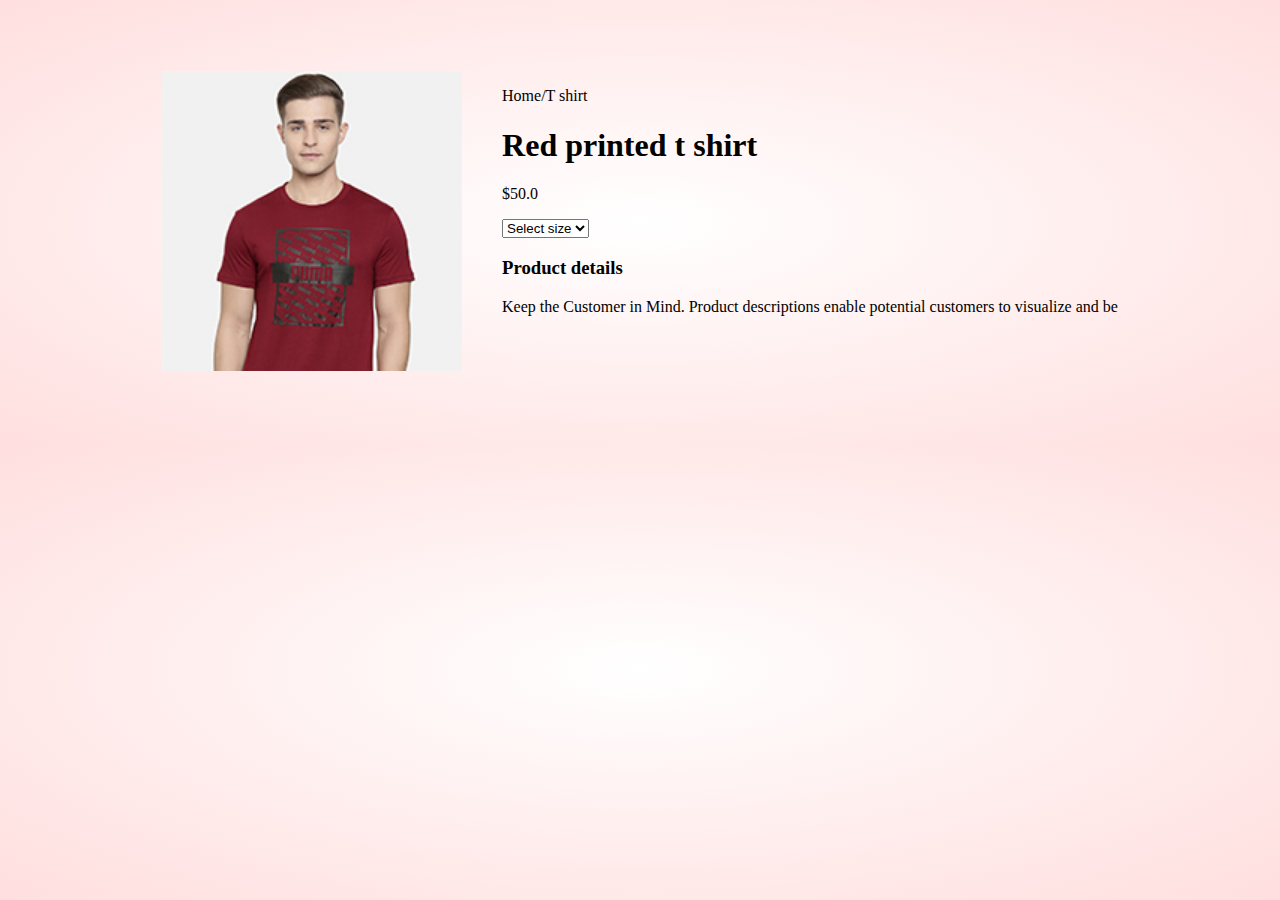
<file: desc.html>
<!DOCTYPE html>
<html lang="en">
<head>
    <meta charset="UTF-8">
    <meta name="viewport" content="width=device-width, initial-scale=1.0">
    <title>Document</title>
    <style>
        .product{
            display: flex;
            flex-basis: 50%;
            justify-content: center;
            gap: 40px;
            padding: 5%;
        }
        body{
            background: radial-gradient(#fff,#ffdfdf);
        }
    </style>
</head>
<body>
    <div class="product">
        <div class="img1">
            <img src="./images/buy-1.jpg" alt="" height="300px">
        </div>
        <div class="desc">
            <p>Home/T shirt</p>
            <h1>Red printed t shirt</h1>
            <p>$50.0</p>
            <select name="size" value="select" id="">
                <option value="">Select size</option>
                <option value="size">XL</option>
                <option value="size">XXL</option>
                <option value="size">M</option>
            </select>
            <h3>Product details</h3>
            <p>Keep the Customer in Mind. Product descriptions enable potential customers to visualize and be</p>
        </div>
    </div>
</body>
</html>
</file>
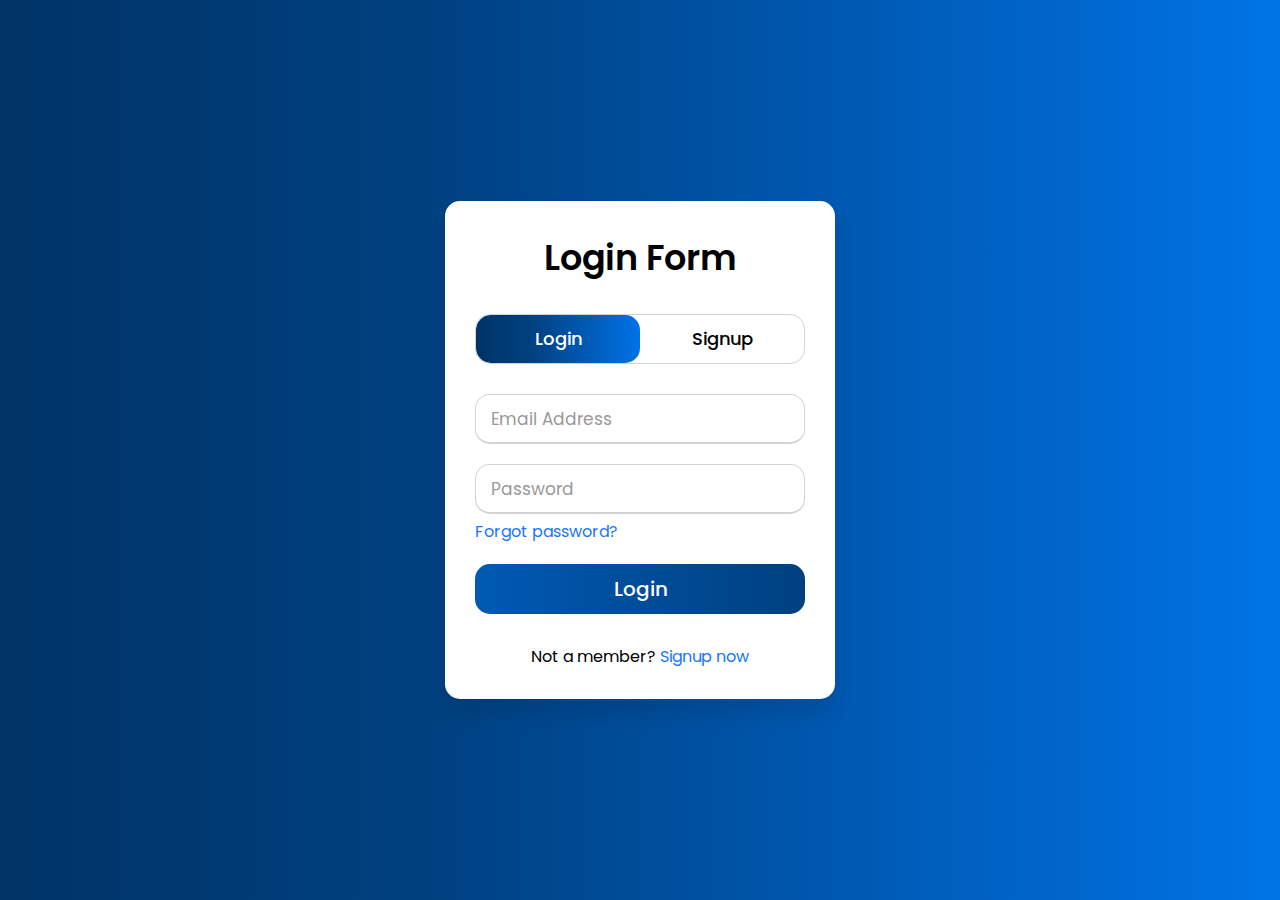
<file: signIn.html>
<!DOCTYPE html>
<html lang="en">
<head>
    <meta charset="UTF-8">
    <meta name="viewport" content="width=device-width, initial-scale=1.0">
    <title>Document</title>
    <style>
         @import url('https://fonts.googleapis.com/css?family=Poppins:400,500,600,700&display=swap');
*{
  margin: 0;
  padding: 0;
  box-sizing: border-box;
  font-family: 'Poppins', sans-serif;
}
html,body{
  display: grid;
  height: 100%;
  width: 100%;
  place-items: center;
  background: -webkit-linear-gradient(left, #003366,#004080,#0059b3
, #0073e6);
}
::selection{
  background: #1a75ff;
  color: #fff;
}
.wrapper{
  overflow: hidden;
  max-width: 390px;
  background: #fff;
  padding: 30px;
  border-radius: 15px;
  box-shadow: 0px 15px 20px rgba(0,0,0,0.1);
}
.wrapper .title-text{
  display: flex;
  width: 200%;
}
.wrapper .title{
  width: 50%;
  font-size: 35px;
  font-weight: 600;
  text-align: center;
  transition: all 0.6s cubic-bezier(0.68,-0.55,0.265,1.55);
}
.wrapper .slide-controls{
  position: relative;
  display: flex;
  height: 50px;
  width: 100%;
  overflow: hidden;
  margin: 30px 0 10px 0;
  justify-content: space-between;
  border: 1px solid lightgrey;
  border-radius: 15px;
}
.slide-controls .slide{
  height: 100%;
  width: 100%;
  color: #fff;
  font-size: 18px;
  font-weight: 500;
  text-align: center;
  line-height: 48px;
  cursor: pointer;
  z-index: 1;
  transition: all 0.6s ease;
}
.slide-controls label.signup{
  color: #000;
}
.slide-controls .slider-tab{
  position: absolute;
  height: 100%;
  width: 50%;
  left: 0;
  z-index: 0;
  border-radius: 15px;
  background: -webkit-linear-gradient(left,#003366,#004080,#0059b3
, #0073e6);
  transition: all 0.6s cubic-bezier(0.68,-0.55,0.265,1.55);
}
input[type="radio"]{
  display: none;
}
#signup:checked ~ .slider-tab{
  left: 50%;
}
#signup:checked ~ label.signup{
  color: #fff;
  cursor: default;
  user-select: none;
}
#signup:checked ~ label.login{
  color: #000;
}
#login:checked ~ label.signup{
  color: #000;
}
#login:checked ~ label.login{
  cursor: default;
  user-select: none;
}
.wrapper .form-container{
  width: 100%;
  overflow: hidden;
}
.form-container .form-inner{
  display: flex;
  width: 200%;
}
.form-container .form-inner form{
  width: 50%;
  transition: all 0.6s cubic-bezier(0.68,-0.55,0.265,1.55);
}
.form-inner form .field{
  height: 50px;
  width: 100%;
  margin-top: 20px;
}
.form-inner form .field input{
  height: 100%;
  width: 100%;
  outline: none;
  padding-left: 15px;
  border-radius: 15px;
  border: 1px solid lightgrey;
  border-bottom-width: 2px;
  font-size: 17px;
  transition: all 0.3s ease;
}
.form-inner form .field input:focus{
  border-color: #1a75ff;
  /* box-shadow: inset 0 0 3px #fb6aae; */
}
.form-inner form .field input::placeholder{
  color: #999;
  transition: all 0.3s ease;
}
form .field input:focus::placeholder{
  color: #1a75ff;
}
.form-inner form .pass-link{
  margin-top: 5px;
}
.form-inner form .signup-link{
  text-align: center;
  margin-top: 30px;
}
.form-inner form .pass-link a,
.form-inner form .signup-link a{
  color: #1a75ff;
  text-decoration: none;
}
.form-inner form .pass-link a:hover,
.form-inner form .signup-link a:hover{
  text-decoration: underline;
}
form .btn{
  height: 50px;
  width: 100%;
  border-radius: 15px;
  position: relative;
  overflow: hidden;
}
form .btn .btn-layer{
  height: 100%;
  width: 300%;
  position: absolute;
  left: -100%;
  background: -webkit-linear-gradient(right,#003366,#004080,#0059b3
, #0073e6);
  border-radius: 15px;
  transition: all 0.4s ease;;
}
form .btn:hover .btn-layer{
  left: 0;
}
form .btn input[type="submit"]{
  height: 100%;
  width: 100%;
  z-index: 1;
  position: relative;
  background: none;
  border: none;
  color: #fff;
  padding-left: 0;
  border-radius: 15px;
  font-size: 20px;
  font-weight: 500;
  cursor: pointer;
}

    </style>
</head>
<body>
    <div>
        <div class="wrapper">
            <div class="title-text">
              <div class="title login">Login Form</div>
              <div class="title signup">Signup Form</div>
            </div>
            <div class="form-container">
              <div class="slide-controls">
                <input type="radio" name="slide" id="login" checked>
                <input type="radio" name="slide" id="signup">
                <label for="login" class="slide login">Login</label>
                <label for="signup" class="slide signup">Signup</label>
                <div class="slider-tab"></div>
              </div>
              <div class="form-inner">
                <form action="#" class="login">
                  <div class="field">
                    <input type="text" placeholder="Email Address" required>
                  </div>
                  <div class="field">
                    <input type="password" placeholder="Password" required>
                  </div>
                  <div class="pass-link"><a href="#">Forgot password?</a></div>
                  <div class="field btn">
                    <div class="btn-layer"></div>
                    <input type="submit" value="Login">
                  </div>
                  <div class="signup-link">Not a member? <a href="">Signup now</a></div>
                </form>
                <form action="#" class="signup">
                  <div class="field">
                    <input type="text" placeholder="Email Address" required>
                  </div>
                  <div class="field">
                    <input type="password" placeholder="Password" required>
                  </div>
                  <div class="field">
                    <input type="password" placeholder="Confirm password" required>
                  </div>
                  <div class="field btn">
                    <div class="btn-layer"></div>
                    <input type="submit" value="Signup">
                  </div>
                </form>
              </div>
            </div>
          </div>
      
    </div>
</body>
</html>
</file>
